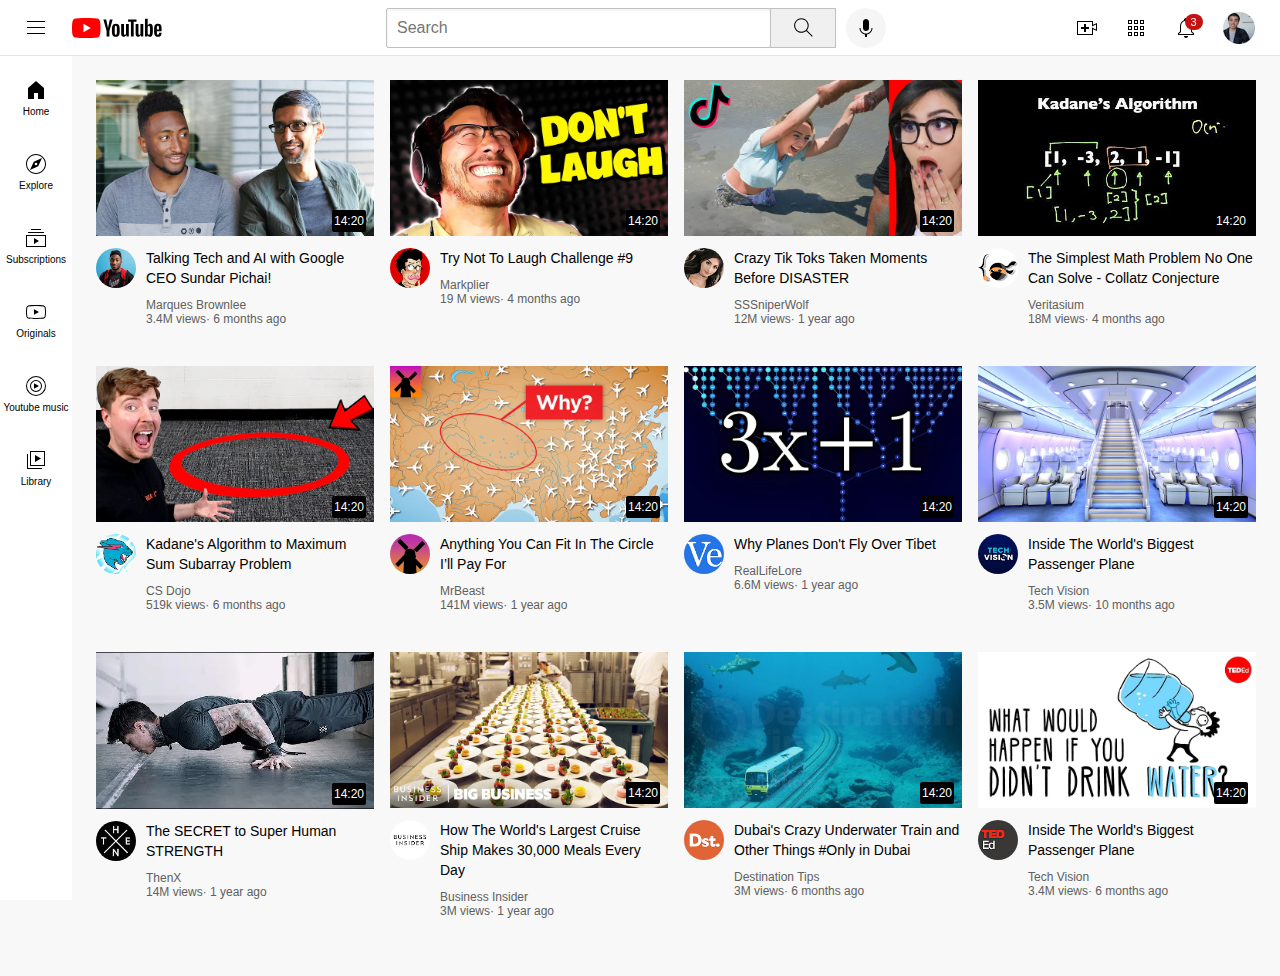
<file: index.html>
<!DOCTYPE html>
<html lang="en">
<head>
    <meta charset="UTF-8">
    <meta name="viewport" content="width=device-width, initial-scale=1.0">
    <title>youtube-clone</title>
    <link rel="stylesheet" href="video.css">
</head>
<body>
  <header class="header">
    <div class="left-section">
     <img class="hamburger-menu" src="images/hamburger-menu.svg">
     <img class="youtube-logo" src="images/youtube-logo.svg">
    </div>
    <div class="middle-section">
     <input class="search" type="text" placeholder="Search">
     <button class="search-button"><img class="search-image" src="images/search.svg"><div class="tooltip">Search</div></button>
     <button class="voice-search-button"><img class="voice-search-icon" src="images/voice-search-icon.svg"><div class="tooltip">Search with your voice</div></button>
    </div>
    <div class="right-section" >
        <div class="camera-container">
            <img class="camera" src="images/camera.svg">
            <div class="tooltip">Create</div>
        </div>
      <div class="youtube-apps-container">
        <img class="youtube-apps" src="images/youtube-apps.svg">
        <div class="tooltip">Youtube apps</div>
      </div>
      
      <div class="notification-container">
      <img class="notifications" src="images/notifications.svg">
      <div class="notification-number">3</div>
       <div class="tooltip">Notifications</div>
      </div>
      <img class="channel" src="images/channel.jpeg">
    </header>
    <nav class="side-bar">
        <div class="sidebar-link">
            <img  src="images/home.svg">
            <div>Home</div>
        </div>
        <div class="sidebar-link">
            <img  src="images/explore.svg">
            <div>Explore</div>
        </div>
        <div class="sidebar-link">
            <img  src="images/subscriptions.svg">
            <div>Subscriptions</div>
        </div>
        <div class="sidebar-link">
            <img  src="images/originals.svg">
            <div>Originals</div>
        </div>
        <div class="sidebar-link">
            <img  src="images/youtube-music.svg">
            <div>Youtube music</div>
        </div>
        <div class="sidebar-link">
            <img  src="images/library.svg">
            <div>Library</div>
        </div>
    </nav>
    <main>
        <section class="video-grid">
      <div class="video-preview">
        <div class="image-row">
        <img class="main-image"src="images/first.webp">
        <div class="video-time">
        14:20
        </div>
        </div>
        
        <div class="video-info-grid">
        <div class="profile-picture">
            <img class="profile" src="images/profile.jpeg">
        </div>
        <div class="video-info"> 
        <p class="title">Talking Tech and AI with Google CEO Sundar Pichai!</p>
        <p class="author">Marques Brownlee</p>
        <p class="views">3.4M views&middot; 6 months ago</p>
        </div>
        </div>
    </div>
    <div class="video-preview">
        <div class="image-row">
        <img class="main-image"src="images/second.webp">
        <div class="video-time">
        14:20
        </div>
        </div>
        
        <div class="video-info-grid">
        <div class="profile-picture">
            <img class="profile" src="images/profile-2.jpeg">
        </div>
        <div class="video-info"> 
        <p class="title">Try Not To Laugh Challenge #9 </p>
        <p class="author">Markplier</p>
        <p class="views">19 M views&middot; 4 months ago</p>
        </div>
        </div>
    </div>
    <div class="video-preview">
        <div class="image-row">
        <img class="main-image"src="images/third.webp">
        <div class="video-time">
        14:20
        </div>
        </div>
        
        <div class="video-info-grid">
        <div class="profile-picture">
            <img class="profile" src="images/profile-3.jpeg">
        </div>
        <div class="video-info"> 
        <p class="title">Crazy Tik Toks Taken Moments Before DISASTER </p>
        <p class="author">SSSniperWolf</p>
        <p class="views">12M views&middot; 1 year ago</p>
        </div>
        </div>
    </div>
    <div class="video-preview">
        <div class="image-row">
        <img class="main-image"src="images/four1.webp">
        <div class="video-time">
        14:20
        </div>
        </div>
        
        <div class="video-info-grid">
        <div class="profile-picture">
            <img class="profile" src="images/profile-4.jpeg">
        </div>
        <div class="video-info"> 
        <p class="title">The Simplest Math Problem No One Can Solve - Collatz Conjecture </p>
        <p class="author">Veritasium</p>
        <p class="views">18M views&middot; 4 months ago</p>
        </div>
        </div>
    </div>
    <div class="video-preview">
        <div class="image-row">
        <img class="main-image"src="images/five.webp">
        <div class="video-time">
        14:20
        </div>
        </div>
        
        <div class="video-info-grid">
        <div class="profile-picture">
            <img class="profile" src="images/profile-5.jpeg">
        </div>
        <div class="video-info"> 
        <p class="title">Kadane's Algorithm to Maximum Sum Subarray Problem </p>
        <p class="author">CS Dojo</p>
        <p class="views">519k views&middot; 6 months ago</p>
        </div>
        </div>
    </div>
    <div class="video-preview">
        <div class="image-row">
        <img class="main-image"src="images/six.webp">
        <div class="video-time">
        14:20
        </div>
        </div>
        
        <div class="video-info-grid">
        <div class="profile-picture">
            <img class="profile" src="images/profile-6.jpeg">
        </div>
        <div class="video-info"> 
        <p class="title">Anything You Can Fit In The Circle I’ll Pay For </p>
        <p class="author">MrBeast</p>
        <p class="views">141M views&middot; 1 year ago</p>
        </div>
        </div>
    </div>
    <div class="video-preview">
        <div class="image-row">
        <img class="main-image"src="images/seven.webp">
        <div class="video-time">
        14:20
        </div>
        </div>
        
        <div class="video-info-grid">
        <div class="profile-picture">
            <img class="profile" src="images/profile-7.jpeg">
        </div>
        <div class="video-info"> 
        <p class="title">Why Planes Don't Fly Over Tibet </p>
        <p class="author">RealLifeLore</p>
        <p class="views">6.6M views&middot; 1 year ago</p>
        </div>
        </div>
    </div>
    <div class="video-preview">
        <div class="image-row">
        <img class="main-image"src="images/eight.webp">
        <div class="video-time">
        14:20
        </div>
        </div>
        
        <div class="video-info-grid">
        <div class="profile-picture">
            <img class="profile" src="images/profile-8.jpeg">
        </div>
        <div class="video-info"> 
        <p class="title">Inside The World's Biggest Passenger Plane </p>
        <p class="author">Tech Vision</p>
        <p class="views">3.5M views&middot; 10 months ago</p>
        </div>
        </div>
    </div>
    <div class="video-preview">
        <div class="image-row">
        <img class="main-image"src="images/thumbnail-9.webp">
        <div class="video-time">
        14:20
        </div>
        </div>
        
        <div class="video-info-grid">
        <div class="profile-picture">
            <img class="profile" src="images/channel-9.jpeg">
        </div>
        <div class="video-info"> 
        <p class="title">The SECRET to Super Human STRENGTH </p>
        <p class="author">ThenX</p>
        <p class="views">14M views&middot; 1 year ago</p>
        </div>
        </div>
    </div>
    <div class="video-preview">
        <div class="image-row">
        <img class="main-image"src="images/thumbnail-10.webp">
        <div class="video-time">
        14:20
        </div>
        </div>
        
        <div class="video-info-grid">
        <div class="profile-picture">
            <img class="profile" src="images/channel-10.jpeg">
        </div>
        <div class="video-info"> 
        <p class="title">How The World's Largest Cruise Ship Makes 30,000 Meals Every Day </p>
        <p class="author">Business Insider</p>
        <p class="views">3M views&middot; 1 year ago</p>
        </div>
        </div>
    </div>
    <div class="video-preview">
        <div class="image-row">
        <img class="main-image"src="images/thumbnail-11.webp">
        <div class="video-time">
        14:20
        </div>
        </div>
        
        <div class="video-info-grid">
        <div class="profile-picture">
            <img class="profile" src="images/channel-11.jpeg">
        </div>
        <div class="video-info"> 
        <p class="title">Dubai's Crazy Underwater Train and Other Things #Only in Dubai </p>
        <p class="author">Destination Tips</p>
        <p class="views">3M views&middot; 6 months ago</p>
        </div>
        </div>
    </div>
    <div class="video-preview">
        <div class="image-row">
        <img class="main-image"src="images/thumbnail-12.webp">
        <div class="video-time">
        14:20
        </div>
        </div>
        
        <div class="video-info-grid">
        <div class="profile-picture">
            <img class="profile" src="images/channel-12.jpeg">
        </div>
        <div class="video-info"> 
        <p class="title">Inside The World's Biggest Passenger Plane </p>
        <p class="author">Tech Vision</p>
        <p class="views">3.4M views&middot; 6 months ago</p>
        </div>
        </div>
    </div>

</section>
</main>

</body>
</html>
</file>
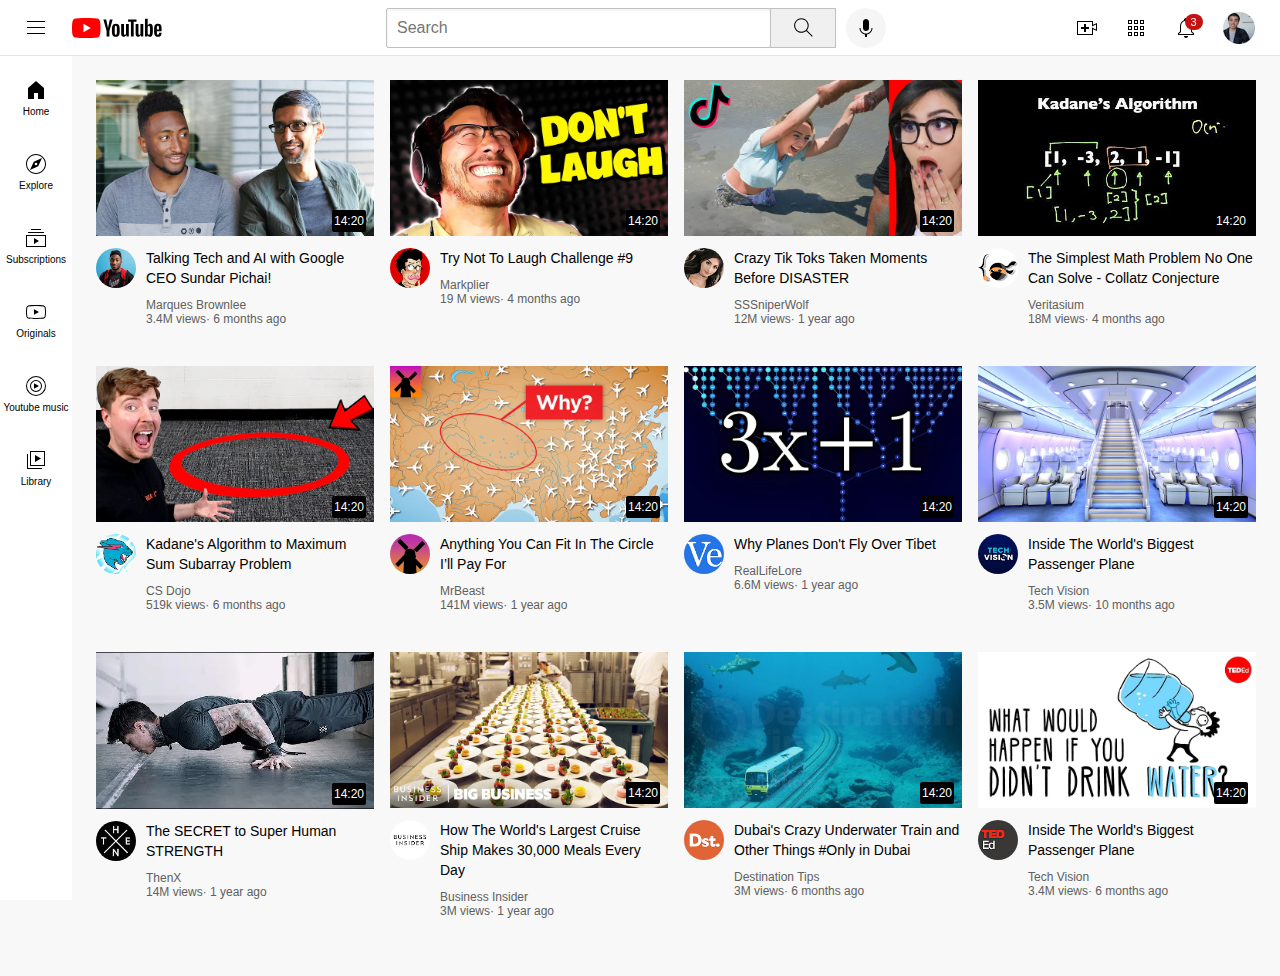
<file: images/index.html>
<!DOCTYPE html>
<html lang="en">
<head>
    <meta charset="UTF-8">
    <meta name="viewport" content="width=device-width, initial-scale=1.0">
    <title>youtube-clone</title>
    <link rel="stylesheet" href="video.css">
</head>
<body>
  <header class="header">
    <div class="left-section">
     <img class="hamburger-menu" src="hamburger-menu.svg">
     <img class="youtube-logo" src="youtube-logo.svg">
    </div>
    <div class="middle-section">
     <input class="search" type="text" placeholder="Search">
     <button class="search-button"><img class="search-image" src="search.svg"><div class="tooltip">Search</div></button>
     <button class="voice-search-button"><img class="voice-search-icon" src="voice-search-icon.svg"><div class="tooltip">Search with your voice</div></button>
    </div>
    <div class="right-section" >
        <div class="camera-container">
            <img class="camera" src="camera.svg">
            <div class="tooltip">Create</div>
        </div>
      <div class="youtube-apps-container">
        <img class="youtube-apps" src="youtube-apps.svg">
        <div class="tooltip">Youtube apps</div>
      </div>
      
      <div class="notification-container">
      <img class="notifications" src="notifications.svg">
      <div class="notification-number">3</div>
       <div class="tooltip">Notifications</div>
      </div>
      <img class="channel" src="channel.jpeg">
    </header>
    <nav class="side-bar">
        <div class="sidebar-link">
            <img  src="home.svg">
            <div>Home</div>
        </div>
        <div class="sidebar-link">
            <img  src="explore.svg">
            <div>Explore</div>
        </div>
        <div class="sidebar-link">
            <img  src="subscriptions.svg">
            <div>Subscriptions</div>
        </div>
        <div class="sidebar-link">
            <img  src="originals.svg">
            <div>Originals</div>
        </div>
        <div class="sidebar-link">
            <img  src="youtube-music.svg">
            <div>Youtube music</div>
        </div>
        <div class="sidebar-link">
            <img  src="library.svg">
            <div>Library</div>
        </div>
    </nav>
    <main>
        <section class="video-grid">
      <div class="video-preview">
        <div class="image-row">
        <img class="main-image"src="first.webp">
        <div class="video-time">
        14:20
        </div>
        </div>
        
        <div class="video-info-grid">
        <div class="profile-picture">
            <img class="profile" src="profile.jpeg">
        </div>
        <div class="video-info"> 
        <p class="title">Talking Tech and AI with Google CEO Sundar Pichai!</p>
        <p class="author">Marques Brownlee</p>
        <p class="views">3.4M views&middot; 6 months ago</p>
        </div>
        </div>
    </div>
    <div class="video-preview">
        <div class="image-row">
        <img class="main-image"src="second.webp">
        <div class="video-time">
        14:20
        </div>
        </div>
        
        <div class="video-info-grid">
        <div class="profile-picture">
            <img class="profile" src="profile-2.jpeg">
        </div>
        <div class="video-info"> 
        <p class="title">Try Not To Laugh Challenge #9 </p>
        <p class="author">Markplier</p>
        <p class="views">19 M views&middot; 4 months ago</p>
        </div>
        </div>
    </div>
    <div class="video-preview">
        <div class="image-row">
        <img class="main-image"src="third.webp">
        <div class="video-time">
        14:20
        </div>
        </div>
        
        <div class="video-info-grid">
        <div class="profile-picture">
            <img class="profile" src="profile-3.jpeg">
        </div>
        <div class="video-info"> 
        <p class="title">Crazy Tik Toks Taken Moments Before DISASTER </p>
        <p class="author">SSSniperWolf</p>
        <p class="views">12M views&middot; 1 year ago</p>
        </div>
        </div>
    </div>
    <div class="video-preview">
        <div class="image-row">
        <img class="main-image"src="four1.webp">
        <div class="video-time">
        14:20
        </div>
        </div>
        
        <div class="video-info-grid">
        <div class="profile-picture">
            <img class="profile" src="profile-4.jpeg">
        </div>
        <div class="video-info"> 
        <p class="title">The Simplest Math Problem No One Can Solve - Collatz Conjecture </p>
        <p class="author">Veritasium</p>
        <p class="views">18M views&middot; 4 months ago</p>
        </div>
        </div>
    </div>
    <div class="video-preview">
        <div class="image-row">
        <img class="main-image"src="five.webp">
        <div class="video-time">
        14:20
        </div>
        </div>
        
        <div class="video-info-grid">
        <div class="profile-picture">
            <img class="profile" src="profile-5.jpeg">
        </div>
        <div class="video-info"> 
        <p class="title">Kadane's Algorithm to Maximum Sum Subarray Problem </p>
        <p class="author">CS Dojo</p>
        <p class="views">519k views&middot; 6 months ago</p>
        </div>
        </div>
    </div>
    <div class="video-preview">
        <div class="image-row">
        <img class="main-image"src="six.webp">
        <div class="video-time">
        14:20
        </div>
        </div>
        
        <div class="video-info-grid">
        <div class="profile-picture">
            <img class="profile" src="profile-6.jpeg">
        </div>
        <div class="video-info"> 
        <p class="title">Anything You Can Fit In The Circle I’ll Pay For </p>
        <p class="author">MrBeast</p>
        <p class="views">141M views&middot; 1 year ago</p>
        </div>
        </div>
    </div>
    <div class="video-preview">
        <div class="image-row">
        <img class="main-image"src="seven.webp">
        <div class="video-time">
        14:20
        </div>
        </div>
        
        <div class="video-info-grid">
        <div class="profile-picture">
            <img class="profile" src="profile-7.jpeg">
        </div>
        <div class="video-info"> 
        <p class="title">Why Planes Don't Fly Over Tibet </p>
        <p class="author">RealLifeLore</p>
        <p class="views">6.6M views&middot; 1 year ago</p>
        </div>
        </div>
    </div>
    <div class="video-preview">
        <div class="image-row">
        <img class="main-image"src="eight.webp">
        <div class="video-time">
        14:20
        </div>
        </div>
        
        <div class="video-info-grid">
        <div class="profile-picture">
            <img class="profile" src="profile-8.jpeg">
        </div>
        <div class="video-info"> 
        <p class="title">Inside The World's Biggest Passenger Plane </p>
        <p class="author">Tech Vision</p>
        <p class="views">3.5M views&middot; 10 months ago</p>
        </div>
        </div>
    </div>
    <div class="video-preview">
        <div class="image-row">
        <img class="main-image"src="thumbnail-9.webp">
        <div class="video-time">
        14:20
        </div>
        </div>
        
        <div class="video-info-grid">
        <div class="profile-picture">
            <img class="profile" src="channel-9.jpeg">
        </div>
        <div class="video-info"> 
        <p class="title">The SECRET to Super Human STRENGTH </p>
        <p class="author">ThenX</p>
        <p class="views">14M views&middot; 1 year ago</p>
        </div>
        </div>
    </div>
    <div class="video-preview">
        <div class="image-row">
        <img class="main-image"src="thumbnail-10.webp">
        <div class="video-time">
        14:20
        </div>
        </div>
        
        <div class="video-info-grid">
        <div class="profile-picture">
            <img class="profile" src="channel-10.jpeg">
        </div>
        <div class="video-info"> 
        <p class="title">How The World's Largest Cruise Ship Makes 30,000 Meals Every Day </p>
        <p class="author">Business Insider</p>
        <p class="views">3M views&middot; 1 year ago</p>
        </div>
        </div>
    </div>
    <div class="video-preview">
        <div class="image-row">
        <img class="main-image"src="thumbnail-11.webp">
        <div class="video-time">
        14:20
        </div>
        </div>
        
        <div class="video-info-grid">
        <div class="profile-picture">
            <img class="profile" src="channel-11.jpeg">
        </div>
        <div class="video-info"> 
        <p class="title">Dubai's Crazy Underwater Train and Other Things #Only in Dubai </p>
        <p class="author">Destination Tips</p>
        <p class="views">3M views&middot; 6 months ago</p>
        </div>
        </div>
    </div>
    <div class="video-preview">
        <div class="image-row">
        <img class="main-image"src="thumbnail-12.webp">
        <div class="video-time">
        14:20
        </div>
        </div>
        
        <div class="video-info-grid">
        <div class="profile-picture">
            <img class="profile" src="channel-12.jpeg">
        </div>
        <div class="video-info"> 
        <p class="title">Inside The World's Biggest Passenger Plane </p>
        <p class="author">Tech Vision</p>
        <p class="views">3.4M views&middot; 6 months ago</p>
        </div>
        </div>
    </div>

</section>
</main>

</body>
</html>
</file>
<file: video.css>
body{
        margin-left:0;
        margin-right:0;
        margin-top:80px;
        padding-left:96px;
        padding-right:24px;
        padding-bottom:50px;
        background-color:rgba(248,248,248);
      }
        .search{
            flex:1;
            height:36px;
            padding-left:10px;
            font-size:16px;
            border:1px solid rgb(192,192,192);
            border-radius:2px;
            box-shadow:inset 1px 2px 3px rgba(0,0,0,0.05);
            width:0;
        }
        .search::placeholder{
          font-family:Arial;
          font-size:16px;
        }
        p{
            margin-top:0;
            margin-bottom:0;
            font-family:Roboto,Arial;
        }
      .main-image{
        width:100%;
      }
      .profile{
        width:100%;
        border-radius:50px;

      }
      .profile-picture{
       width:36px;
       display:grid;
       grid-template-columns:40px 1fr;
       
       
      }
      .title{
        line-height:20px;
        font-family:Arial;
        font-weight:500;
        margin-top:0;
        margin-bottom:10px;
        font-size:14px;
      }
      .author{
     
        color:rgb(96,96,96);
        font-size:12px;
      }
      .views{
        color:rgb(96,96,96);
        font-size:12px;
      }
      .image-row{
        margin-bottom:8px;
        position:relative;
      }
      .video-time{
        position:absolute;
        bottom:8px;
        right:8px;
        background-color:black;
        color:white;
        font-size:12px;
        font-family:Arial;
        padding-top:4px;
        padding-bottom:4px;
        padding-left:2px;
        padding-right:2px;
        border-radius:2px;

        
      }
      .video-info-grid{
        display:grid;
        grid-template-columns:50px 1fr;
      }
      .video-grid{
        display:grid;
        grid-template-columns:1fr 1fr 1fr;
        column-gap:16px;
        row-gap:40px;
      }
      @media(max-width: 1000px){
        .video-grid{
          grid-template-columns:1fr 1fr;
        }
      }
      @media (min-width:1000px) and (max-width:1100px){
        .video-grid{
          grid-template-columns:1fr 1fr 1fr;
        }
      }
      @media(min-width: 1100px){
        .video-grid{
          grid-template-columns:1fr 1fr 1fr 1fr;
        }
      }
      .header{
        display:flex;
        height:55px;
        flex:1;
        justify-content:space-between;
        position:fixed;
        top:0;
        left:0;
        right:0;
        background-color:white;
        border-bottom-width: 1px;
        border-bottom-style:solid;
        border-bottom-color:rgb(228,228,228) ;
        z-index:100;
      }
      .left-section{
        display:flex;
        align-items:center;
      }
      .hamburger-menu{
        height:24px;
        margin-left:24px;
        margin-right:24px;
      }
      .youtube-logo{
        height:20px;
      }
      .middle-section{
        display:flex;
        flex:1;
        margin-left:70px;
        margin-right:35px;
        max-width:500px;
        align-items:center;
      }
      .search-button{
        height:40px;
        width:66px;
        background-color:rgb(240,240,240);
        border-width:1px;
        border-style:solid;
        border-color:rgb(192,192,192);
        margin-left: -1px;
        margin-right:10px;
      
       
      }
      .search-button,
      .voice-search-button,
      .camera-container,
      .youtube-apps-container,
      .notification-container{
        font-family:Arial;
        position:relative;
        display:flex;
        justify-content: center;
        align-items:center;
      }
      .search-button  .tooltip,
      .voice-search-button .tooltip,
      .camera-container .tooltip,
      .youtube-apps-container .tooltip,
      .notification-container .tooltip{
           position:absolute;
           background-color:grey;
           color:white;
           padding-top:4px;
           padding-bottom:4px;
           padding-left:8px;
           padding-right:8px;
           border-radius:2px;
           font-size:12px;
           bottom:-30px;
           opacity:0;
           transition: opacity 0.15s;
           pointer-events:none;
           white-space:nowrap;
      }
      .search-button:hover .tooltip,
      .voice-search-button:hover .tooltip,
      .camera-container:hover .tooltip,
      .youtube-apps-container:hover .tooltip,
      .notification-container:hover .tooltip{
        opacity:1;
      }
      .voice-search-button{
        height:40px;
        width:40px;
        border-radius:20px;
        background-color:rgb(245,245,245);
        border:none;
      }
      .search-image{
        height:25px;
    
        
      }
      .voice-search-icon{
        height:24px;
        
        
      }
      .right-section{
        width:180px;
        margin-right:25px;
        display:flex;
        align-items:center;
        justify-content:space-between;
        flex-shrink:0;
      }
      .camera{
        height:24px;
        
      }
      .youtube-apps{
        height:24px;
     
      }
      .notifications{
        height:24px;
        position:relative;
      
      }
      .notification-time{
        position:absolute;
        top:0;
        left:250px;
      }
      .channel{
        height:32px;
        border-radius:12px;
      }
      .side-bar{
        position:fixed;
        top:55px;
        bottom:0;
        left:0;
        width:72px;
        background-color:white;
        padding-top:5px;
      }
      .sidebar-link{
        display:flex;
        flex-direction:column;
        justify-content:center;
        align-items:center;
        height:74px;
        cursor:pointer;
      }
      .sidebar-link:hover{
        background-color:rgb(235,235,235);
      }
      .sidebar-link img{
        height:24px;
        margin-bottom:4px;
      }
      .sidebar-link div{
        font-family:Arial;
        font-size:10px;
      }
      .notification-container{
        position:relative;
      }
      .notification-number{
        position:absolute;
        top:-2px;
        right:-5px;
        background-color:rgb(196, 18, 18);
        color:white;
        font-family:Arial;
        font-size:11px;
        border-radius:10px;
        padding-left:6px;
        padding-right:6px;
        padding-top:2px;
        padding-bottom:2px;
      }
</file>
<file: images/video.css>
body{
        margin-left:0;
        margin-right:0;
        margin-top:80px;
        padding-left:96px;
        padding-right:24px;
        padding-bottom:50px;
        background-color:rgba(248,248,248);
      }
        .search{
            flex:1;
            height:36px;
            padding-left:10px;
            font-size:16px;
            border:1px solid rgb(192,192,192);
            border-radius:2px;
            box-shadow:inset 1px 2px 3px rgba(0,0,0,0.05);
            width:0;
        }
        .search::placeholder{
          font-family:Arial;
          font-size:16px;
        }
        p{
            margin-top:0;
            margin-bottom:0;
            font-family:Roboto,Arial;
        }
      .main-image{
        width:100%;
      }
      .profile{
        width:100%;
        border-radius:50px;

      }
      .profile-picture{
       width:36px;
       display:grid;
       grid-template-columns:40px 1fr;
       
       
      }
      .title{
        line-height:20px;
        font-family:Arial;
        font-weight:500;
        margin-top:0;
        margin-bottom:10px;
        font-size:14px;
      }
      .author{
     
        color:rgb(96,96,96);
        font-size:12px;
      }
      .views{
        color:rgb(96,96,96);
        font-size:12px;
      }
      .image-row{
        margin-bottom:8px;
        position:relative;
      }
      .video-time{
        position:absolute;
        bottom:8px;
        right:8px;
        background-color:black;
        color:white;
        font-size:12px;
        font-family:Arial;
        padding-top:4px;
        padding-bottom:4px;
        padding-left:2px;
        padding-right:2px;
        border-radius:2px;

        
      }
      .video-info-grid{
        display:grid;
        grid-template-columns:50px 1fr;
      }
      .video-grid{
        display:grid;
        grid-template-columns:1fr 1fr 1fr;
        column-gap:16px;
        row-gap:40px;
      }
      @media(max-width: 1000px){
        .video-grid{
          grid-template-columns:1fr 1fr;
        }
      }
      @media (min-width:1000px) and (max-width:1100px){
        .video-grid{
          grid-template-columns:1fr 1fr 1fr;
        }
      }
      @media(min-width: 1100px){
        .video-grid{
          grid-template-columns:1fr 1fr 1fr 1fr;
        }
      }
      .header{
        display:flex;
        height:55px;
        flex:1;
        justify-content:space-between;
        position:fixed;
        top:0;
        left:0;
        right:0;
        background-color:white;
        border-bottom-width: 1px;
        border-bottom-style:solid;
        border-bottom-color:rgb(228,228,228) ;
        z-index:100;
      }
      .left-section{
        display:flex;
        align-items:center;
      }
      .hamburger-menu{
        height:24px;
        margin-left:24px;
        margin-right:24px;
      }
      .youtube-logo{
        height:20px;
      }
      .middle-section{
        display:flex;
        flex:1;
        margin-left:70px;
        margin-right:35px;
        max-width:500px;
        align-items:center;
      }
      .search-button{
        height:40px;
        width:66px;
        background-color:rgb(240,240,240);
        border-width:1px;
        border-style:solid;
        border-color:rgb(192,192,192);
        margin-left: -1px;
        margin-right:10px;
      
       
      }
      .search-button,
      .voice-search-button,
      .camera-container,
      .youtube-apps-container,
      .notification-container{
        font-family:Arial;
        position:relative;
        display:flex;
        justify-content: center;
        align-items:center;
      }
      .search-button  .tooltip,
      .voice-search-button .tooltip,
      .camera-container .tooltip,
      .youtube-apps-container .tooltip,
      .notification-container .tooltip{
           position:absolute;
           background-color:grey;
           color:white;
           padding-top:4px;
           padding-bottom:4px;
           padding-left:8px;
           padding-right:8px;
           border-radius:2px;
           font-size:12px;
           bottom:-30px;
           opacity:0;
           transition: opacity 0.15s;
           pointer-events:none;
           white-space:nowrap;
      }
      .search-button:hover .tooltip,
      .voice-search-button:hover .tooltip,
      .camera-container:hover .tooltip,
      .youtube-apps-container:hover .tooltip,
      .notification-container:hover .tooltip{
        opacity:1;
      }
      .voice-search-button{
        height:40px;
        width:40px;
        border-radius:20px;
        background-color:rgb(245,245,245);
        border:none;
      }
      .search-image{
        height:25px;
    
        
      }
      .voice-search-icon{
        height:24px;
        
        
      }
      .right-section{
        width:180px;
        margin-right:25px;
        display:flex;
        align-items:center;
        justify-content:space-between;
        flex-shrink:0;
      }
      .camera{
        height:24px;
        
      }
      .youtube-apps{
        height:24px;
     
      }
      .notifications{
        height:24px;
        position:relative;
      
      }
      .notification-time{
        position:absolute;
        top:0;
        left:250px;
      }
      .channel{
        height:32px;
        border-radius:12px;
      }
      .side-bar{
        position:fixed;
        top:55px;
        bottom:0;
        left:0;
        width:72px;
        background-color:white;
        padding-top:5px;
      }
      .sidebar-link{
        display:flex;
        flex-direction:column;
        justify-content:center;
        align-items:center;
        height:74px;
        cursor:pointer;
      }
      .sidebar-link:hover{
        background-color:rgb(235,235,235);
      }
      .sidebar-link img{
        height:24px;
        margin-bottom:4px;
      }
      .sidebar-link div{
        font-family:Arial;
        font-size:10px;
      }
      .notification-container{
        position:relative;
      }
      .notification-number{
        position:absolute;
        top:-2px;
        right:-5px;
        background-color:rgb(196, 18, 18);
        color:white;
        font-family:Arial;
        font-size:11px;
        border-radius:10px;
        padding-left:6px;
        padding-right:6px;
        padding-top:2px;
        padding-bottom:2px;
      }
</file>
